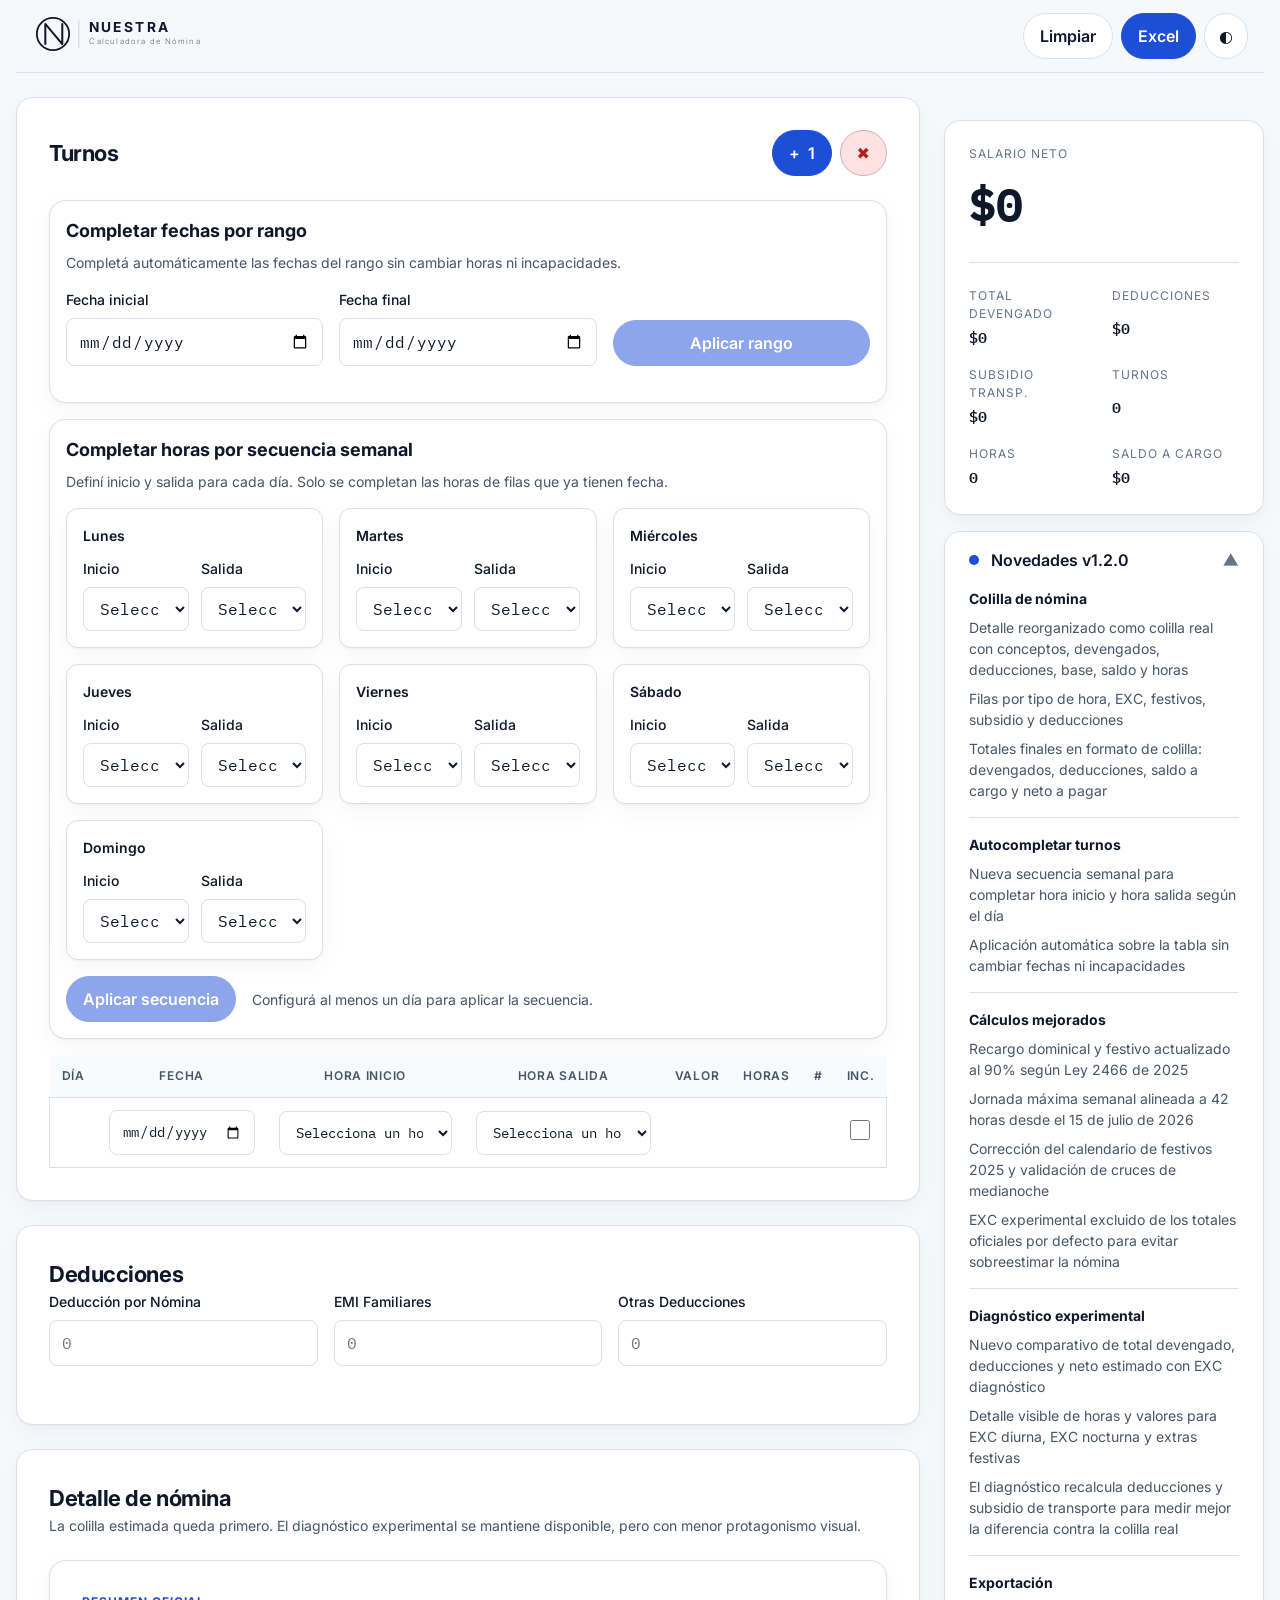
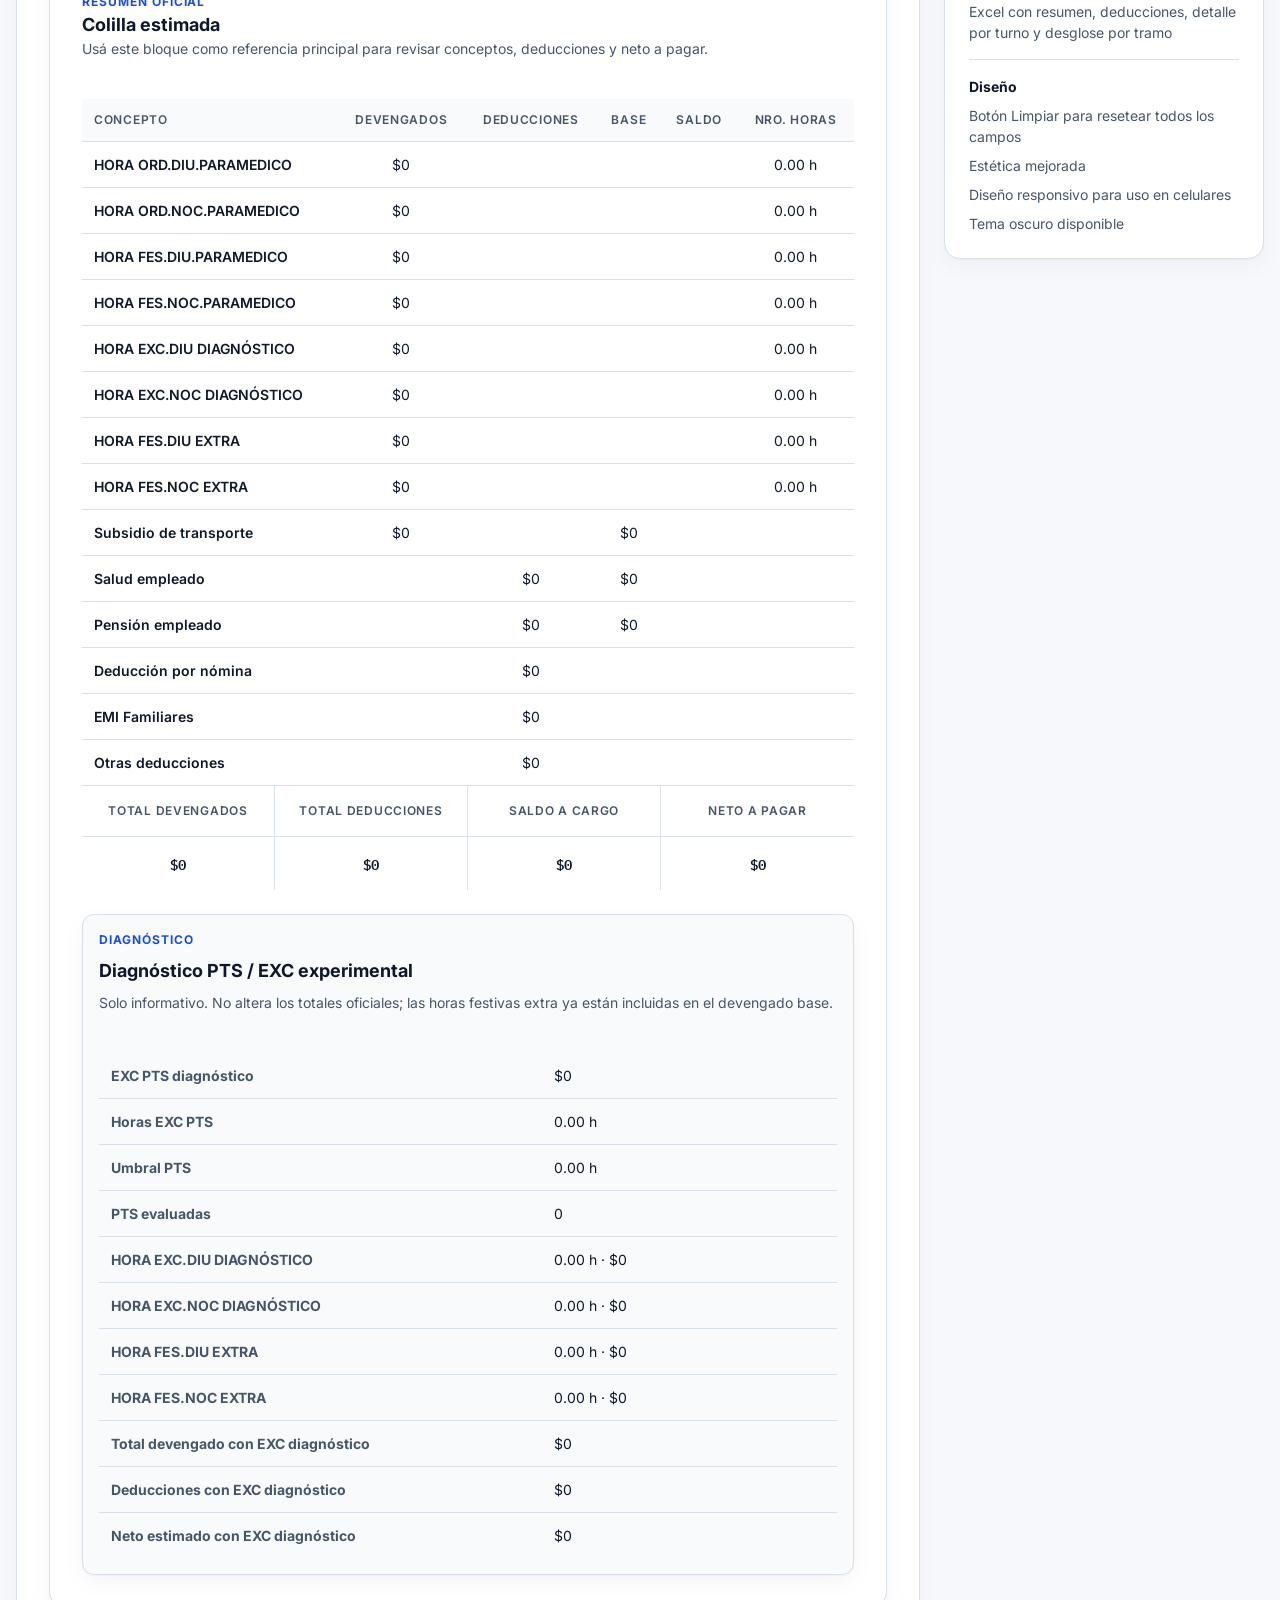
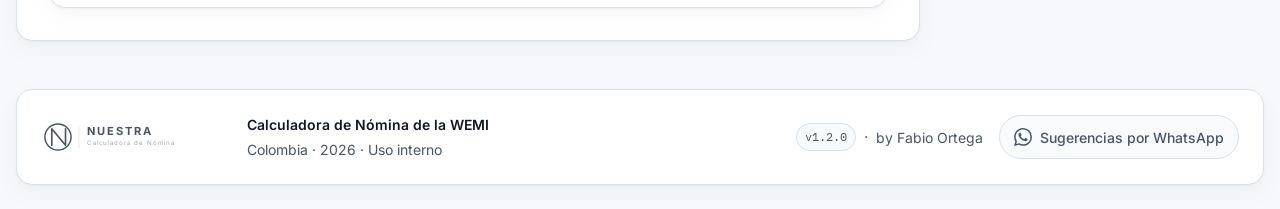
<file: index.html>
<!DOCTYPE html>
<html lang="es" data-theme="light">
<head>
    <meta charset="UTF-8">
    <meta name="viewport" content="width=device-width, initial-scale=1.0">
    <meta name="description" content="Calculadora de nómina colombiana - Calcula tu salario neto">
    <title>Calculadora de Nómina</title>
    <link rel="preconnect" href="https://fonts.googleapis.com">
    <link rel="preconnect" href="https://fonts.gstatic.com" crossorigin>
    <link href="https://fonts.googleapis.com/css2?family=IBM+Plex+Mono:wght@400;500;600;700&family=Inter:wght@300;400;500;600;700&display=swap" rel="stylesheet">
    <link rel="icon" href="data:image/svg+xml,%3Csvg xmlns='http://www.w3.org/2000/svg' viewBox='0 0 60 60' fill='none'%3E%3Ccircle cx='30' cy='30' r='27' stroke='%23111827' stroke-width='3'/%3E%3Cpath d='M18 44L18 16L42 44L42 16' stroke='%23111827' stroke-width='3.5' stroke-linecap='round' stroke-linejoin='round'/%3E%3C/svg%3E">
    <link rel="stylesheet" href="styles.css">
</head>
<body>
    <!-- Skip to main content for accessibility -->
    <a href="#main-content" class="skip-link">Saltar al contenido principal</a>

    <header class="header">
        <div class="header__container">
            <h1 class="header__title">
                <a href="/" class="header__logo" aria-label="NUESTRA Calculadora de Nómina - inicio">
                    <!-- Logo completo: isotipo + wordmark + descriptor -->
                    <svg class="header__logo-svg header__logo-svg--full" viewBox="0 0 290 52" fill="none" xmlns="http://www.w3.org/2000/svg" aria-hidden="true" focusable="false">
                        <!-- Isotipo: N monoline dentro de círculo -->
                        <circle cx="26" cy="26" r="20" stroke="currentColor" stroke-width="2.2"/>
                        <path d="M16.5 38.5 L16.5 13.5 L37.5 38.5 L37.5 13.5" stroke="currentColor" stroke-width="2.5" stroke-linecap="round" stroke-linejoin="round" fill="none"/>
                        <!-- Separador vertical -->
                        <line x1="58" y1="9" x2="58" y2="43" stroke="currentColor" stroke-opacity="0.2" stroke-width="1"/>
                        <!-- Wordmark: NUESTRA -->
                        <text x="70" y="23" font-family="Inter, system-ui, Arial, sans-serif" font-size="17" font-weight="700" letter-spacing="3" fill="currentColor">NUESTRA</text>
                        <!-- Descriptor: Calculadora de Nómina -->
                        <text x="71" y="38" font-family="Inter, system-ui, Arial, sans-serif" font-size="9.5" font-weight="300" letter-spacing="1.5" fill="currentColor" opacity="0.65">Calculadora de Nómina</text>
                    </svg>
                    <!-- Logo compacto: solo isotipo (visible solo en mobile muy pequeño) -->
                    <svg class="header__logo-svg header__logo-svg--compact" viewBox="0 0 52 52" fill="none" xmlns="http://www.w3.org/2000/svg" aria-hidden="true" focusable="false">
                        <circle cx="26" cy="26" r="20" stroke="currentColor" stroke-width="2.2"/>
                        <path d="M16.5 38.5 L16.5 13.5 L37.5 38.5 L37.5 13.5" stroke="currentColor" stroke-width="2.5" stroke-linecap="round" stroke-linejoin="round" fill="none"/>
                    </svg>
                </a>
            </h1>
            <div class="header__actions">
                <button id="btn-limpiar" class="btn btn--clear" aria-label="Limpiar todos los campos" title="Limpiar todo">
                    <span class="btn__label">Limpiar</span>
                </button>
                <button id="btn-exportar" class="btn btn--export" aria-label="Exportar a Excel" title="Exportar a Excel">
                    <span class="btn__label">Excel</span>
                </button>
                <button id="theme-toggle" class="btn btn--icon" aria-label="Cambiar tema claro/oscuro" aria-pressed="false" title="Cambiar tema">
                    <span class="btn__icon" aria-hidden="true">◐</span>
                </button>
            </div>
        </div>
    </header>

    <!-- Sidebar Wrapper para Desktop: agrupa summary + banner -->
    <div class="sidebar-wrapper" aria-label="Panel lateral">
        <!-- Panel de Resumen Estático -->
        <div class="summary-panel" aria-label="Resumen de nómina">
            <div class="summary-panel__content">
                <div class="summary-panel__main">
                    <span class="summary-panel__label">Salario Neto</span>
                    <span id="neto-a-pagar" class="summary-panel__value">$0</span>
                </div>
                <div class="summary-panel__details">
                    <div class="summary-panel__item">
                        <span class="summary-panel__label">Total Devengado</span>
                        <span id="total-devengado" class="summary-panel__subvalue">$0</span>
                    </div>
                    <div class="summary-panel__item">
                        <span class="summary-panel__label">Deducciones</span>
                        <span id="total-deducciones" class="summary-panel__subvalue">$0</span>
                    </div>
                    <div class="summary-panel__item">
                        <span class="summary-panel__label">Subsidio transp.</span>
                        <span id="subsidio-transporte-panel" class="summary-panel__subvalue">$0</span>
                    </div>
                    <div class="summary-panel__item">
                        <span class="summary-panel__label">Turnos</span>
                        <span id="turnos-count" class="summary-panel__subvalue">0</span>
                    </div>
                    <div class="summary-panel__item">
                        <span class="summary-panel__label">Horas</span>
                        <span id="horas-count" class="summary-panel__subvalue">0</span>
                    </div>
                    <div class="summary-panel__item">
                        <span class="summary-panel__label">Saldo a cargo</span>
                        <span id="saldo-a-cargo" class="summary-panel__subvalue">$0</span>
                    </div>
                </div>
            </div>
        </div>

        <!-- Banner de Novedades (toggleable) -->
        <div id="news-banner" class="news-banner news-banner--open" aria-label="Novedades">
            <button id="news-banner-toggle" class="news-banner__toggle" aria-expanded="true" aria-controls="news-banner-content">
                <span class="news-banner__icon" aria-hidden="true"></span>
                <span class="news-banner__title">Novedades v1.2.0</span>
                <span class="news-banner__arrow" aria-hidden="true">▼</span>
            </button>
            <div id="news-banner-content" class="news-banner__content" role="region" aria-label="Detalle de novedades">
                <div class="news-banner__section">
                    <h4 class="news-banner__section-title">Colilla de nómina</h4>
                    <ul class="news-banner__list">
                        <li>Detalle reorganizado como colilla real con conceptos, devengados, deducciones, base, saldo y horas</li>
                        <li>Filas por tipo de hora, EXC, festivos, subsidio y deducciones</li>
                        <li>Totales finales en formato de colilla: devengados, deducciones, saldo a cargo y neto a pagar</li>
                    </ul>
                </div>
                <div class="news-banner__section">
                    <h4 class="news-banner__section-title">Autocompletar turnos</h4>
                    <ul class="news-banner__list">
                        <li>Nueva secuencia semanal para completar hora inicio y hora salida según el día</li>
                        <li>Aplicación automática sobre la tabla sin cambiar fechas ni incapacidades</li>
                    </ul>
                </div>
                <div class="news-banner__section">
                    <h4 class="news-banner__section-title">Cálculos mejorados</h4>
                    <ul class="news-banner__list">
                        <li>Recargo dominical y festivo actualizado al 90% según Ley 2466 de 2025</li>
                        <li>Jornada máxima semanal alineada a 42 horas desde el 15 de julio de 2026</li>
                        <li>Corrección del calendario de festivos 2025 y validación de cruces de medianoche</li>
                        <li>EXC experimental excluido de los totales oficiales por defecto para evitar sobreestimar la nómina</li>
                    </ul>
                </div>
                <div class="news-banner__section">
                    <h4 class="news-banner__section-title">Diagnóstico experimental</h4>
                    <ul class="news-banner__list">
                        <li>Nuevo comparativo de total devengado, deducciones y neto estimado con EXC diagnóstico</li>
                        <li>Detalle visible de horas y valores para EXC diurna, EXC nocturna y extras festivas</li>
                        <li>El diagnóstico recalcula deducciones y subsidio de transporte para medir mejor la diferencia contra la colilla real</li>
                    </ul>
                </div>
                <div class="news-banner__section">
                    <h4 class="news-banner__section-title">Exportación</h4>
                    <ul class="news-banner__list">
                        <li>Excel con resumen, deducciones, detalle por turno y desglose por tramo</li>
                    </ul>
                </div>
                <div class="news-banner__section">
                    <h4 class="news-banner__section-title">Diseño</h4>
                    <ul class="news-banner__list">
                        <li>Botón Limpiar para resetear todos los campos</li>
                        <li>Estética mejorada</li>
                        <li>Diseño responsivo para uso en celulares</li>
                        <li>Tema oscuro disponible</li>
                    </ul>
                </div>
            </div>
        </div>
    </div>

    <main id="main-content" class="main">
        <!-- Sección de Turnos -->
        <section class="section section--turnos" aria-labelledby="turnos-heading">
            <div class="section__header">
                <h2 id="turnos-heading" class="section__title">Turnos</h2>
                <div class="section__actions">
                    <button id="btn-agregar" class="btn btn--add" aria-label="Agregar turno">
                        + <span id="turno-contador">0</span>
                    </button>
                    <button id="btn-quitar" class="btn btn--remove" aria-label="Eliminar último turno">
                        ✖
                    </button>
                </div>
            </div>

             <div class="date-range-panel" aria-labelledby="date-range-title">
                 <div class="date-range-panel__header">
                     <h3 id="date-range-title" class="date-range-panel__title">Completar fechas por rango</h3>
                     <p class="date-range-panel__description">Completá automáticamente las fechas del rango sin cambiar horas ni incapacidades.</p>
                 </div>

                <div class="date-range-panel__controls">
                    <div class="input-group">
                        <label for="date-range-start" class="input-group__label">Fecha inicial</label>
                        <input type="date" id="date-range-start" class="input-group__input">
                    </div>

                    <div class="input-group">
                        <label for="date-range-end" class="input-group__label">Fecha final</label>
                        <input type="date" id="date-range-end" class="input-group__input">
                    </div>

                    <button id="btn-apply-date-range" class="btn btn--secondary date-range-panel__button" disabled>
                        Aplicar rango
                    </button>
                </div>

                 <p id="date-range-status" class="date-range-panel__status" role="status" aria-live="polite"></p>
             </div>

             <div id="weekly-shift-pattern-root"></div>

             <div class="table-container">
                 <table class="table table--turnos" aria-label="Tabla de turnos">
                    <thead>
                        <tr>
                            <th scope="col">Día</th>
                            <th scope="col">Fecha</th>
                            <th scope="col">Hora Inicio</th>
                            <th scope="col">Hora Salida</th>
                            <th scope="col">Valor</th>
                            <th scope="col">Horas</th>
                            <th scope="col">#</th>
                            <th scope="col">Inc.</th>
                        </tr>
                    </thead>
                    <tbody id="turnos-body">
                        <!-- Filas de turnos se agregan dinámicamente -->
                    </tbody>
                </table>
            </div>
            
            <div id="empty-state" class="empty-state" role="status">
                <div class="empty-state__icon">📋</div>
                <p class="empty-state__title">Agregá tu primer turno para comenzar</p>
                <p class="empty-state__hint">Hacé clic en el botón + arriba</p>
            </div>
        </section>

        <!-- Sección de Deducciones -->
        <section class="section section--deducciones" aria-labelledby="deducciones-heading">
            <h2 id="deducciones-heading" class="section__title">Deducciones</h2>
            
            <div class="grid grid--deducciones">
                <div class="input-group">
                    <label for="deduccion-nomina" class="input-group__label">Deducción por Nómina</label>
                    <input type="number" id="deduccion-nomina" class="input-group__input" 
                           min="0" step="100" placeholder="0">
                    <span class="input-group__error" role="alert"></span>
                </div>
                
                <div class="input-group">
                    <label for="deduccion-emi" class="input-group__label">EMI Familiares</label>
                    <input type="number" id="deduccion-emi" class="input-group__input" 
                           min="0" step="100" placeholder="0">
                    <span class="input-group__error" role="alert"></span>
                </div>
                
                <div class="input-group">
                    <label for="otras-deducciones" class="input-group__label">Otras Deducciones</label>
                    <input type="number" id="otras-deducciones" class="input-group__input" 
                           min="0" step="100" placeholder="0">
                    <span class="input-group__error" role="alert"></span>
                </div>
            </div>
        </section>

        <!-- Sección de Resultados Detallados -->
        <section class="section section--resultados" aria-labelledby="resultados-heading">
            <h2 id="resultados-heading" class="section__title">Detalle de nómina</h2>
            <p class="section__lede">La colilla estimada queda primero. El diagnóstico experimental se mantiene disponible, pero con menor protagonismo visual.</p>
            
            <div class="resultados-grid">
                <article class="payslip-panel" aria-label="Colilla de pago estimada">
                    <header class="payslip-panel__header">
                        <div>
                            <p class="payslip-panel__eyebrow">Resumen oficial</p>
                            <h3 class="payslip-panel__title">Colilla estimada</h3>
                            <p class="payslip-panel__subtitle">Usá este bloque como referencia principal para revisar conceptos, deducciones y neto a pagar.</p>
                        </div>
                    </header>
                    <div class="table-container payslip-table-container">
                        <table class="table table--payslip" aria-label="Detalle de nómina tipo colilla">
                            <thead>
                                <tr>
                                    <th id="payslip-col-concepto" scope="col">Concepto</th>
                                    <th id="payslip-col-devengados" scope="col">Devengados</th>
                                    <th id="payslip-col-deducciones" scope="col">Deducciones</th>
                                    <th id="payslip-col-base" scope="col">Base</th>
                                    <th id="payslip-col-saldo" scope="col">Saldo</th>
                                    <th id="payslip-col-horas" scope="col">Nro. Horas</th>
                                </tr>
                            </thead>
                            <tbody>
                                <tr><th id="payslip-row-ord-diu" scope="row">HORA ORD.DIU.PARAMEDICO</th><td id="segment-ord-diu-devengado" headers="payslip-row-ord-diu payslip-col-devengados">$0</td><td id="segment-ord-diu-deduccion" headers="payslip-row-ord-diu payslip-col-deducciones"></td><td id="segment-ord-diu-base" headers="payslip-row-ord-diu payslip-col-base"></td><td id="segment-ord-diu-saldo" headers="payslip-row-ord-diu payslip-col-saldo"></td><td id="segment-ord-diu-horas" headers="payslip-row-ord-diu payslip-col-horas">0.00 h</td></tr>
                                <tr><th id="payslip-row-ord-noc" scope="row">HORA ORD.NOC.PARAMEDICO</th><td id="segment-ord-noc-devengado" headers="payslip-row-ord-noc payslip-col-devengados">$0</td><td id="segment-ord-noc-deduccion" headers="payslip-row-ord-noc payslip-col-deducciones"></td><td id="segment-ord-noc-base" headers="payslip-row-ord-noc payslip-col-base"></td><td id="segment-ord-noc-saldo" headers="payslip-row-ord-noc payslip-col-saldo"></td><td id="segment-ord-noc-horas" headers="payslip-row-ord-noc payslip-col-horas">0.00 h</td></tr>
                                <tr><th id="payslip-row-fes-diu" scope="row">HORA FES.DIU.PARAMEDICO</th><td id="segment-fes-diu-devengado" headers="payslip-row-fes-diu payslip-col-devengados">$0</td><td id="segment-fes-diu-deduccion" headers="payslip-row-fes-diu payslip-col-deducciones"></td><td id="segment-fes-diu-base" headers="payslip-row-fes-diu payslip-col-base"></td><td id="segment-fes-diu-saldo" headers="payslip-row-fes-diu payslip-col-saldo"></td><td id="segment-fes-diu-horas" headers="payslip-row-fes-diu payslip-col-horas">0.00 h</td></tr>
                                <tr><th id="payslip-row-fes-noc" scope="row">HORA FES.NOC.PARAMEDICO</th><td id="segment-fes-noc-devengado" headers="payslip-row-fes-noc payslip-col-devengados">$0</td><td id="segment-fes-noc-deduccion" headers="payslip-row-fes-noc payslip-col-deducciones"></td><td id="segment-fes-noc-base" headers="payslip-row-fes-noc payslip-col-base"></td><td id="segment-fes-noc-saldo" headers="payslip-row-fes-noc payslip-col-saldo"></td><td id="segment-fes-noc-horas" headers="payslip-row-fes-noc payslip-col-horas">0.00 h</td></tr>
                                <tr><th id="segment-ord-diu-exc-label" scope="row">HORA EXC.DIU DIAGNÓSTICO</th><td id="segment-ord-diu-exc-devengado" headers="segment-ord-diu-exc-label payslip-col-devengados">$0</td><td id="segment-ord-diu-exc-deduccion" headers="segment-ord-diu-exc-label payslip-col-deducciones"></td><td id="segment-ord-diu-exc-base" headers="segment-ord-diu-exc-label payslip-col-base"></td><td id="segment-ord-diu-exc-saldo" headers="segment-ord-diu-exc-label payslip-col-saldo"></td><td id="segment-ord-diu-exc-horas" headers="segment-ord-diu-exc-label payslip-col-horas">0.00 h</td></tr>
                                <tr><th id="segment-ord-noc-exc-label" scope="row">HORA EXC.NOC DIAGNÓSTICO</th><td id="segment-ord-noc-exc-devengado" headers="segment-ord-noc-exc-label payslip-col-devengados">$0</td><td id="segment-ord-noc-exc-deduccion" headers="segment-ord-noc-exc-label payslip-col-deducciones"></td><td id="segment-ord-noc-exc-base" headers="segment-ord-noc-exc-label payslip-col-base"></td><td id="segment-ord-noc-exc-saldo" headers="segment-ord-noc-exc-label payslip-col-saldo"></td><td id="segment-ord-noc-exc-horas" headers="segment-ord-noc-exc-label payslip-col-horas">0.00 h</td></tr>
                                <tr><th id="payslip-row-fes-diu-exc" scope="row">HORA FES.DIU EXTRA</th><td id="segment-fes-diu-exc-devengado" headers="payslip-row-fes-diu-exc payslip-col-devengados">$0</td><td id="segment-fes-diu-exc-deduccion" headers="payslip-row-fes-diu-exc payslip-col-deducciones"></td><td id="segment-fes-diu-exc-base" headers="payslip-row-fes-diu-exc payslip-col-base"></td><td id="segment-fes-diu-exc-saldo" headers="payslip-row-fes-diu-exc payslip-col-saldo"></td><td id="segment-fes-diu-exc-horas" headers="payslip-row-fes-diu-exc payslip-col-horas">0.00 h</td></tr>
                                <tr><th id="payslip-row-fes-noc-exc" scope="row">HORA FES.NOC EXTRA</th><td id="segment-fes-noc-exc-devengado" headers="payslip-row-fes-noc-exc payslip-col-devengados">$0</td><td id="segment-fes-noc-exc-deduccion" headers="payslip-row-fes-noc-exc payslip-col-deducciones"></td><td id="segment-fes-noc-exc-base" headers="payslip-row-fes-noc-exc payslip-col-base"></td><td id="segment-fes-noc-exc-saldo" headers="payslip-row-fes-noc-exc payslip-col-saldo"></td><td id="segment-fes-noc-exc-horas" headers="payslip-row-fes-noc-exc payslip-col-horas">0.00 h</td></tr>
                                <tr><th id="payslip-row-subsidio" scope="row">Subsidio de transporte</th><td id="subsidio-transporte" headers="payslip-row-subsidio payslip-col-devengados">$0</td><td id="subsidio-transporte-deduccion" headers="payslip-row-subsidio payslip-col-deducciones"></td><td id="payslip-subsidy-base" headers="payslip-row-subsidio payslip-col-base">$0</td><td id="payslip-subsidy-balance" headers="payslip-row-subsidio payslip-col-saldo"></td><td id="subsidio-transporte-hours" headers="payslip-row-subsidio payslip-col-horas"></td></tr>
                                <tr><th id="payslip-row-salud" scope="row">Salud empleado</th><td headers="payslip-row-salud payslip-col-devengados"></td><td id="payslip-salud-deduction" headers="payslip-row-salud payslip-col-deducciones">$0</td><td id="payslip-salud-base" headers="payslip-row-salud payslip-col-base">$0</td><td id="payslip-salud-balance" headers="payslip-row-salud payslip-col-saldo"></td><td headers="payslip-row-salud payslip-col-horas"></td></tr>
                                <tr><th id="payslip-row-pension" scope="row">Pensión empleado</th><td headers="payslip-row-pension payslip-col-devengados"></td><td id="payslip-pension-deduction" headers="payslip-row-pension payslip-col-deducciones">$0</td><td id="payslip-pension-base" headers="payslip-row-pension payslip-col-base">$0</td><td id="payslip-pension-balance" headers="payslip-row-pension payslip-col-saldo"></td><td headers="payslip-row-pension payslip-col-horas"></td></tr>
                                <tr><th id="payslip-row-deduccion-nomina" scope="row">Deducción por nómina</th><td headers="payslip-row-deduccion-nomina payslip-col-devengados"></td><td id="payslip-deduccion-nomina" headers="payslip-row-deduccion-nomina payslip-col-deducciones">$0</td><td headers="payslip-row-deduccion-nomina payslip-col-base"></td><td id="payslip-deduccion-nomina-balance" headers="payslip-row-deduccion-nomina payslip-col-saldo"></td><td headers="payslip-row-deduccion-nomina payslip-col-horas"></td></tr>
                                <tr><th id="payslip-row-deduccion-emi" scope="row">EMI Familiares</th><td headers="payslip-row-deduccion-emi payslip-col-devengados"></td><td id="payslip-deduccion-emi" headers="payslip-row-deduccion-emi payslip-col-deducciones">$0</td><td headers="payslip-row-deduccion-emi payslip-col-base"></td><td id="payslip-deduccion-emi-balance" headers="payslip-row-deduccion-emi payslip-col-saldo"></td><td headers="payslip-row-deduccion-emi payslip-col-horas"></td></tr>
                                <tr><th id="payslip-row-otras-deducciones" scope="row">Otras deducciones</th><td headers="payslip-row-otras-deducciones payslip-col-devengados"></td><td id="payslip-otras-deducciones" headers="payslip-row-otras-deducciones payslip-col-deducciones">$0</td><td headers="payslip-row-otras-deducciones payslip-col-base"></td><td id="payslip-otras-deducciones-balance" headers="payslip-row-otras-deducciones payslip-col-saldo"></td><td headers="payslip-row-otras-deducciones payslip-col-horas"></td></tr>
                            </tbody>
                            <tfoot>
                                <tr class="payslip-totals-row">
                                    <td colspan="6">
                                        <div class="payslip-totals-grid" aria-label="Totales de nómina">
                                            <div class="payslip-total-cell payslip-total-cell--label">Total Devengados</div>
                                            <div class="payslip-total-cell payslip-total-cell--label">Total Deducciones</div>
                                            <div class="payslip-total-cell payslip-total-cell--label">Saldo a Cargo</div>
                                            <div class="payslip-total-cell payslip-total-cell--label">Neto a Pagar</div>
                                            <div id="payslip-total-devengado" class="payslip-total-cell">$0</div>
                                            <div id="payslip-total-deducciones" class="payslip-total-cell">$0</div>
                                            <div id="payslip-saldo-a-cargo" class="payslip-total-cell">$0</div>
                                            <div id="payslip-neto-a-pagar" class="payslip-total-cell">$0</div>
                                        </div>
                                    </td>
                                </tr>
                            </tfoot>
                        </table>
                    </div>

                    <section class="payslip-diagnostic" aria-labelledby="diagnostic-heading">
                        <div class="payslip-diagnostic__header">
                            <p class="payslip-diagnostic__eyebrow">Diagnóstico</p>
                            <h4 id="diagnostic-heading" class="payslip-diagnostic__title">Diagnóstico PTS / EXC experimental</h4>
                            <p class="payslip-diagnostic__note">Solo informativo. No altera los totales oficiales; las horas festivas extra ya están incluidas en el devengado base.</p>
                        </div>
                        <div class="table-container payslip-diagnostic__table-wrap">
                            <table class="table table--diagnostic" aria-label="Diagnóstico experimental PTS y EXC">
                                <tbody>
                                    <tr><th scope="row">EXC PTS diagnóstico</th><td id="pts-excess-diagnostic-total">$0</td></tr>
                                    <tr><th scope="row">Horas EXC PTS</th><td id="pts-excess-diagnostic-hours">0.00 h</td></tr>
                                    <tr><th scope="row">Umbral PTS</th><td id="pts-excess-diagnostic-threshold">0.00 h</td></tr>
                                    <tr><th scope="row">PTS evaluadas</th><td id="pts-excess-diagnostic-periods">0</td></tr>
                                    <tr><th scope="row">HORA EXC.DIU DIAGNÓSTICO</th><td id="diagnostic-ord-diu-exc-detail">0.00 h · $0</td></tr>
                                    <tr><th scope="row">HORA EXC.NOC DIAGNÓSTICO</th><td id="diagnostic-ord-noc-exc-detail">0.00 h · $0</td></tr>
                                    <tr><th scope="row">HORA FES.DIU EXTRA</th><td id="diagnostic-fes-diu-extra-detail">0.00 h · $0</td></tr>
                                    <tr><th scope="row">HORA FES.NOC EXTRA</th><td id="diagnostic-fes-noc-extra-detail">0.00 h · $0</td></tr>
                                    <tr><th scope="row">Total devengado con EXC diagnóstico</th><td id="diagnostic-exc-total-devengado">$0</td></tr>
                                    <tr><th scope="row">Deducciones con EXC diagnóstico</th><td id="diagnostic-exc-total-deducciones">$0</td></tr>
                                    <tr><th scope="row">Neto estimado con EXC diagnóstico</th><td id="diagnostic-exc-neto">$0</td></tr>
                                </tbody>
                            </table>
                        </div>
                    </section>
                </article>

            </div>
        </section>
    </main>

    <footer class="footer">
        <div class="footer__container">
            <!-- Logo NUESTRA — coherente con header -->
            <div class="footer__brand">
                <a href="/" class="footer__logo" aria-label="NUESTRA Calculadora de Nómina - inicio">
                    <!-- Logo completo: isotipo + wordmark -->
                    <svg class="footer__logo-svg footer__logo-svg--full" viewBox="0 0 290 52" fill="none" xmlns="http://www.w3.org/2000/svg" aria-hidden="true" focusable="false">
                        <circle cx="26" cy="26" r="20" stroke="currentColor" stroke-width="2.2"/>
                        <path d="M16.5 38.5 L16.5 13.5 L37.5 38.5 L37.5 13.5" stroke="currentColor" stroke-width="2.5" stroke-linecap="round" stroke-linejoin="round" fill="none"/>
                        <line x1="58" y1="9" x2="58" y2="43" stroke="currentColor" stroke-opacity="0.2" stroke-width="1"/>
                        <text x="70" y="23" font-family="Inter, system-ui, Arial, sans-serif" font-size="17" font-weight="700" letter-spacing="3" fill="currentColor">NUESTRA</text>
                        <text x="71" y="38" font-family="Inter, system-ui, Arial, sans-serif" font-size="9.5" font-weight="300" letter-spacing="1.5" fill="currentColor" opacity="0.65">Calculadora de Nómina</text>
                    </svg>
                    <!-- Logo compacto: solo isotipo (mobile pequeño) -->
                    <svg class="footer__logo-svg footer__logo-svg--compact" viewBox="0 0 52 52" fill="none" xmlns="http://www.w3.org/2000/svg" aria-hidden="true" focusable="false">
                        <circle cx="26" cy="26" r="20" stroke="currentColor" stroke-width="2.2"/>
                        <path d="M16.5 38.5 L16.5 13.5 L37.5 38.5 L37.5 13.5" stroke="currentColor" stroke-width="2.5" stroke-linecap="round" stroke-linejoin="round" fill="none"/>
                    </svg>
                </a>
            </div>

            <!-- Info central -->
            <div class="footer__info">
                <p class="footer__tagline">Calculadora de Nómina de la WEMI</p>
                <p class="footer__legal">Colombia · 2026 · Uso interno</p>
            </div>

            <!-- Versión y crédito -->
            <div class="footer__meta">
                <span class="footer__version">v1.2.0</span>
                <span class="footer__divider" aria-hidden="true">·</span>
                <span class="footer__credit">by Fabio Ortega</span>
            </div>
            <div class="whatsapp-float-wrapper">
                <a href="https://wa.me/573502018487?text=Hola%20querido%20compañero%20Fabio,%20tengo%20una%20valiosa%20sugerencia%20para%20nuestra%20Calculadora%20de%20Nomina." target="_blank" rel="noopener noreferrer" class="whatsapp-float" aria-label="Enviar sugerencias por WhatsApp" title="Enviar sugerencias por WhatsApp">
                    <svg class="whatsapp-float__icon" viewBox="0 0 24 24" fill="currentColor" aria-hidden="true">
                        <path d="M17.472 14.382c-.297-.149-1.758-.867-2.03-.967-.273-.099-.471-.148-.67.15-.197.297-.767.966-.94 1.164-.173.199-.347.223-.644.075-.297-.15-1.255-.463-2.39-1.475-.883-.788-1.48-1.761-1.653-2.059-.173-.297-.018-.458.13-.606.134-.133.298-.347.446-.52.149-.174.198-.298.298-.497.099-.198.05-.371-.025-.52-.075-.149-.669-1.612-.916-2.207-.242-.579-.487-.5-.669-.51-.173-.008-.371-.01-.57-.01-.198 0-.52.074-.792.372-.272.297-1.04 1.016-1.04 2.479 0 1.462 1.065 2.875 1.213 3.074.149.198 2.096 3.2 5.077 4.487.709.306 1.262.489 1.694.625.712.227 1.36.195 1.871.118.571-.085 1.758-.719 2.006-1.413.248-.694.248-1.289.173-1.413-.074-.124-.272-.198-.57-.347m-5.421 7.403h-.004a9.87 9.87 0 01-5.031-1.378l-.361-.214-3.741.982.998-3.648-.235-.374a9.86 9.86 0 01-1.51-5.26c.001-5.45 4.436-9.884 9.888-9.884 2.64 0 5.122 1.03 6.988 2.898a9.825 9.825 0 012.893 6.994c-.003 5.45-4.437 9.884-9.885 9.884m8.413-18.297A11.815 11.815 0 0012.05 0C5.495 0 .16 5.335.157 11.892c0 2.096.547 4.142 1.588 5.945L.057 24l6.305-1.654a11.882 11.882 0 005.683 1.448h.005c6.554 0 11.89-5.335 11.893-11.893a11.821 11.821 0 00-3.48-8.413Z"/>
                    </svg>
                    <span class="whatsapp-float__label">Sugerencias por WhatsApp</span>
                </a>
            </div>
        </div>
    </footer>

    <!-- SheetJS para exportación Excel (sin build) -->
    <script src="https://cdn.sheetjs.com/xlsx-0.20.3/package/dist/xlsx.full.min.js"></script>
    
    <!-- Importante: Este archivo usa ES Modules -->
    <!-- Para desarrollo local usa un servidor como Live Server -->
    <script type="module" src="index.js"></script>
</body>
</html>
</file>
<file: styles.css>
/* ============================================
   Calculadora de Nómina - Calm redesign
   ============================================ */

:root {
    color-scheme: light;
    --color-bg: #f6f8fb;
    --color-surface: #ffffff;
    --color-surface-muted: #f8fafc;
    --color-surface-strong: #eef3f8;
    --color-text: #0f172a;
    --color-text-secondary: #475569;
    --color-text-muted: #64748b;
    --color-border: #d8e0ea;
    --color-border-strong: #c3cfdb;
    --color-accent: #1d4ed8;
    --color-accent-strong: #1e40af;
    --color-accent-soft: #dbeafe;
    --color-success: #15803d;
    --color-success-soft: #dcfce7;
    --color-warning: #b45309;
    --color-warning-soft: #fef3c7;
    --color-danger: #b91c1c;
    --color-danger-soft: #fee2e2;
    --color-domingo: #4338ca;
    --color-domingo-bg: #e0e7ff;
    --color-domingo-border: #c7d2fe;
    --color-festivo: #b45309;
    --color-festivo-bg: #fef3c7;
    --color-festivo-border: #fcd34d;
    --space-1: 4px;
    --space-2: 8px;
    --space-3: 12px;
    --space-4: 16px;
    --space-5: 24px;
    --space-6: 32px;
    --space-7: 48px;
    --radius-sm: 8px;
    --radius-md: 12px;
    --radius-lg: 16px;
    --radius-xl: 20px;
    --shadow-sm: 0 1px 2px rgb(15 23 42 / 0.04), 0 8px 24px rgb(15 23 42 / 0.04);
    --shadow-md: 0 8px 32px rgb(15 23 42 / 0.08);
    --font-sans: 'Inter', system-ui, -apple-system, BlinkMacSystemFont, 'Segoe UI', sans-serif;
    --font-mono: 'IBM Plex Mono', 'SFMono-Regular', Consolas, monospace;
    --font-size-xs: 0.75rem;
    --font-size-sm: 0.875rem;
    --font-size-base: 1rem;
    --font-size-lg: 1.125rem;
    --font-size-xl: 1.375rem;
    --font-size-2xl: 1.75rem;
    --transition-fast: 160ms ease-out;
    --transition-normal: 220ms ease-out;
    --shell-max: 1440px;
    --aside-width: 320px;
    --header-height: 72px;
    --z-sticky: 40;
}

[data-theme="dark"] {
    color-scheme: dark;
    --color-bg: #020617;
    --color-surface: #0f172a;
    --color-surface-muted: #111c31;
    --color-surface-strong: #16233a;
    --color-text: #e2e8f0;
    --color-text-secondary: #cbd5e1;
    --color-text-muted: #94a3b8;
    --color-border: #243246;
    --color-border-strong: #334155;
    --color-accent: #60a5fa;
    --color-accent-strong: #93c5fd;
    --color-accent-soft: rgb(96 165 250 / 0.14);
    --color-success: #4ade80;
    --color-success-soft: rgb(74 222 128 / 0.14);
    --color-warning: #fbbf24;
    --color-warning-soft: rgb(251 191 36 / 0.14);
    --color-danger: #fca5a5;
    --color-danger-soft: rgb(252 165 165 / 0.14);
    --color-domingo: #a5b4fc;
    --color-domingo-bg: rgb(99 102 241 / 0.15);
    --color-domingo-border: rgb(129 140 248 / 0.32);
    --color-festivo: #fdba74;
    --color-festivo-bg: rgb(245 158 11 / 0.14);
    --color-festivo-border: rgb(251 191 36 / 0.3);
    --shadow-sm: 0 1px 2px rgb(2 6 23 / 0.28), 0 12px 32px rgb(2 6 23 / 0.2);
    --shadow-md: 0 16px 44px rgb(2 6 23 / 0.28);
}

*,
*::before,
*::after {
    box-sizing: border-box;
    margin: 0;
    padding: 0;
}

html {
    font-size: 16px;
    scroll-behavior: smooth;
}

body {
    min-height: 100vh;
    background: var(--color-bg);
    color: var(--color-text);
    font-family: var(--font-sans);
    line-height: 1.5;
    -webkit-font-smoothing: antialiased;
    -moz-osx-font-smoothing: grayscale;
}

a {
    color: inherit;
}

button,
input,
select {
    font: inherit;
}

.skip-link {
    position: absolute;
    left: var(--space-4);
    top: -999px;
    padding: var(--space-3) var(--space-4);
    border-radius: var(--radius-sm);
    background: var(--color-accent);
    color: #fff;
    z-index: 999;
}

.skip-link:focus {
    top: var(--space-4);
}

:focus-visible {
    outline: 3px solid var(--color-accent);
    outline-offset: 3px;
}

.visually-hidden {
    position: absolute;
    width: 1px;
    height: 1px;
    padding: 0;
    margin: -1px;
    overflow: hidden;
    clip: rect(0, 0, 0, 0);
    white-space: nowrap;
    border: 0;
}

.hidden,
.empty-state.hidden {
    display: none;
}

.header,
.sidebar-wrapper,
.main,
.footer {
    width: min(100%, calc(var(--shell-max) + (var(--space-5) * 2)));
    margin-inline: auto;
}

.header {
    position: sticky;
    top: 0;
    z-index: var(--z-sticky);
    width: 100%;
    background: color-mix(in srgb, var(--color-bg) 84%, transparent);
    backdrop-filter: blur(14px);
    border-bottom: 1px solid color-mix(in srgb, var(--color-border) 88%, transparent);
}

.header__container {
    width: min(100%, calc(var(--shell-max) + (var(--space-5) * 2)));
    min-height: var(--header-height);
    margin-inline: auto;
    padding: var(--space-3) var(--space-4);
    display: flex;
    align-items: center;
    justify-content: space-between;
    gap: var(--space-4);
}

.header__title {
    min-width: 0;
    line-height: 1;
}

.header__logo,
.footer__logo {
    display: inline-flex;
    align-items: center;
    min-width: 0;
    color: var(--color-text);
    text-decoration: none;
    border-radius: var(--radius-sm);
}

.header__logo-svg,
.footer__logo-svg {
    display: block;
    width: auto;
}

.header__logo-svg--full {
    height: 42px;
    max-width: 260px;
}

.header__logo-svg--compact,
.footer__logo-svg--compact {
    display: none;
    width: 36px;
    height: 36px;
}

.header__actions {
    display: flex;
    align-items: center;
    gap: var(--space-2);
    flex-shrink: 0;
}

.btn {
    min-height: 44px;
    min-width: 44px;
    padding: 10px var(--space-4);
    display: inline-flex;
    align-items: center;
    justify-content: center;
    gap: var(--space-2);
    border: 1px solid var(--color-border);
    border-radius: 999px;
    background: var(--color-surface);
    color: var(--color-text);
    font-weight: 600;
    cursor: pointer;
    transition: background-color var(--transition-fast), border-color var(--transition-fast), color var(--transition-fast), box-shadow var(--transition-fast);
}

.btn:hover:not(:disabled) {
    background: var(--color-surface-muted);
    border-color: var(--color-border-strong);
}

.btn:active:not(:disabled) {
    background: var(--color-surface-strong);
}

.btn:disabled {
    cursor: not-allowed;
    opacity: 0.5;
}

.btn__icon {
    display: inline-flex;
    align-items: center;
    justify-content: center;
}

.btn--secondary,
.btn--export,
.btn--add {
    background: var(--color-accent);
    border-color: var(--color-accent);
    color: #fff;
}

.btn--secondary:hover:not(:disabled),
.btn--export:hover:not(:disabled),
.btn--add:hover:not(:disabled) {
    background: var(--color-accent-strong);
    border-color: var(--color-accent-strong);
}

.btn--remove {
    background: var(--color-danger-soft);
    border-color: color-mix(in srgb, var(--color-danger) 25%, var(--color-border));
    color: var(--color-danger);
}

.btn--remove:hover:not(:disabled) {
    background: color-mix(in srgb, var(--color-danger-soft) 74%, var(--color-surface));
    border-color: color-mix(in srgb, var(--color-danger) 45%, var(--color-border));
}

.btn--icon {
    width: 44px;
    padding-inline: 0;
}

.main {
    display: grid;
    gap: var(--space-5);
    padding: var(--space-5) var(--space-4) var(--space-7);
}

.sidebar-wrapper {
    display: grid;
    gap: var(--space-4);
    padding: var(--space-5) var(--space-4) 0;
}

.summary-panel,
.news-banner,
.section,
.payslip-panel,
.payslip-diagnostic,
.weekly-shift-pattern-panel__day,
.turno-row,
.empty-state,
.date-range-panel {
    background: var(--color-surface);
    border: 1px solid var(--color-border);
    border-radius: var(--radius-lg);
    box-shadow: var(--shadow-sm);
}

.summary-panel {
    padding: var(--space-5);
}

.summary-panel__content {
    display: grid;
    gap: var(--space-5);
}

.summary-panel__main {
    display: grid;
    gap: var(--space-2);
    padding-bottom: var(--space-5);
    border-bottom: 1px solid var(--color-border);
}

.summary-panel__label {
    font-size: var(--font-size-xs);
    letter-spacing: 0.08em;
    text-transform: uppercase;
    color: var(--color-text-muted);
}

.summary-panel__value,
.summary-panel__subvalue,
.payslip-total-cell,
.Valor,
.Horas,
.numero {
    font-family: var(--font-mono);
}

.summary-panel__value {
    font-size: clamp(1.85rem, 4vw, 2.8rem);
    font-weight: 700;
}

.summary-panel__details {
    display: grid;
    grid-template-columns: repeat(2, minmax(0, 1fr));
    gap: var(--space-4);
}

.summary-panel__item {
    display: grid;
    gap: var(--space-1);
    min-height: 44px;
}

.summary-panel__subvalue {
    font-size: 0.95rem;
    font-weight: 600;
}

.news-banner {
    overflow: hidden;
}

.news-banner__toggle {
    width: 100%;
    min-height: 52px;
    padding: var(--space-4) var(--space-5);
    display: flex;
    align-items: center;
    gap: var(--space-3);
    border: 0;
    background: transparent;
    color: var(--color-text);
    cursor: pointer;
    text-align: left;
    font-weight: 600;
}

.news-banner__toggle:hover {
    background: var(--color-surface-muted);
}

.news-banner__icon {
    width: 10px;
    height: 10px;
    border-radius: 999px;
    background: var(--color-accent);
    flex-shrink: 0;
}

.news-banner__title {
    flex: 1;
}

.news-banner__arrow {
    color: var(--color-text-muted);
    transition: transform var(--transition-fast);
}

.news-banner__content {
    padding: 0 var(--space-5) var(--space-5);
}

.news-banner--closed .news-banner__content {
    display: none;
}

.news-banner--open .news-banner__arrow {
    transform: rotate(180deg);
}

.news-banner__section + .news-banner__section {
    margin-top: var(--space-4);
    padding-top: var(--space-4);
    border-top: 1px solid var(--color-border);
}

.news-banner__section-title {
    margin-bottom: var(--space-2);
    font-size: var(--font-size-sm);
}

.news-banner__list {
    list-style: none;
    display: grid;
    gap: var(--space-2);
}

.news-banner__list li,
.date-range-panel__description,
.date-range-panel__status,
.payslip-panel__subtitle,
.payslip-diagnostic__note,
.empty-state__hint,
.footer__legal,
.footer__credit {
    color: var(--color-text-secondary);
    font-size: var(--font-size-sm);
}

.section {
    padding: var(--space-5);
}

.section__header {
    display: flex;
    align-items: center;
    justify-content: space-between;
    gap: var(--space-4);
    flex-wrap: wrap;
    margin-bottom: var(--space-5);
}

.section__title {
    font-size: var(--font-size-xl);
    font-weight: 700;
    letter-spacing: -0.02em;
}

.section__actions {
    display: flex;
    flex-wrap: wrap;
    gap: var(--space-2);
}

.section__lede {
    margin-bottom: var(--space-5);
    color: var(--color-text-secondary);
    font-size: var(--font-size-sm);
}

.date-range-panel,
.weekly-shift-pattern-panel {
    padding: var(--space-4);
    margin-bottom: var(--space-4);
}

.date-range-panel__header,
.payslip-panel__header,
.payslip-diagnostic__header {
    display: grid;
    gap: var(--space-2);
    margin-bottom: var(--space-4);
}

.date-range-panel__title,
.payslip-panel__title,
.payslip-diagnostic__title {
    font-size: var(--font-size-lg);
    font-weight: 700;
}

.date-range-panel__controls {
    display: grid;
    gap: var(--space-4);
    grid-template-columns: repeat(auto-fit, minmax(180px, 1fr));
    align-items: end;
}

.date-range-panel__status {
    min-height: 20px;
}

.date-range-panel__status--success {
    color: var(--color-success);
}

.date-range-panel__status--error {
    color: var(--color-danger);
}

.weekly-shift-pattern-panel__controls {
    display: grid;
    gap: var(--space-4);
}

.weekly-shift-pattern-panel__grid,
.grid--deducciones {
    display: grid;
    grid-template-columns: repeat(auto-fit, minmax(220px, 1fr));
    gap: var(--space-4);
}

.weekly-shift-pattern-panel__day {
    padding: var(--space-4);
    display: grid;
    gap: var(--space-3);
    border-radius: var(--radius-md);
}

.weekly-shift-pattern-panel__day-label {
    font-size: var(--font-size-sm);
    font-weight: 600;
}

.weekly-shift-pattern-panel__day-fields {
    display: grid;
    grid-template-columns: repeat(2, minmax(0, 1fr));
    gap: var(--space-3);
}

.weekly-shift-pattern-panel__actions {
    display: flex;
    flex-wrap: wrap;
    align-items: center;
    gap: var(--space-4);
}

.weekly-shift-pattern-panel__button,
.date-range-panel__button {
    min-height: 44px;
}

.input-group {
    display: grid;
    gap: var(--space-2);
}

.input-group__label {
    font-size: var(--font-size-sm);
    font-weight: 500;
}

.input-group__input,
select,
input[type="date"] {
    width: 100%;
    min-height: 44px;
    padding: 10px 12px;
    border: 1px solid var(--color-border);
    border-radius: var(--radius-sm);
    background: var(--color-surface);
    color: var(--color-text);
    font-family: var(--font-mono);
    transition: border-color var(--transition-fast), box-shadow var(--transition-fast), background-color var(--transition-fast);
}

.input-group__input:hover,
select:hover,
input[type="date"]:hover {
    border-color: var(--color-border-strong);
}

.input-group__input:focus,
select:focus,
input[type="date"]:focus {
    outline: none;
    border-color: var(--color-accent);
    box-shadow: 0 0 0 4px color-mix(in srgb, var(--color-accent) 16%, transparent);
}

.input-group__input:disabled,
select:disabled,
input[type="date"]:disabled {
    opacity: 0.6;
    cursor: not-allowed;
    background: var(--color-surface-muted);
}

.input-group__input--valid {
    border-color: color-mix(in srgb, var(--color-success) 45%, var(--color-border));
    background: color-mix(in srgb, var(--color-success-soft) 22%, var(--color-surface));
}

.input-group__input--invalid,
.input-group__input--error {
    border-color: color-mix(in srgb, var(--color-danger) 55%, var(--color-border));
    background: color-mix(in srgb, var(--color-danger-soft) 28%, var(--color-surface));
}

.input-group__error {
    min-height: 18px;
    font-size: var(--font-size-xs);
    color: var(--color-danger);
}

input[type="checkbox"] {
    width: 20px;
    height: 20px;
    accent-color: var(--color-accent);
    cursor: pointer;
}

.table-container {
    overflow-x: auto;
    -webkit-overflow-scrolling: touch;
}

.table {
    width: 100%;
    border-collapse: collapse;
    font-size: var(--font-size-sm);
}

.table th,
.table td {
    padding: var(--space-3);
    border-bottom: 1px solid var(--color-border);
    text-align: center;
    vertical-align: middle;
}

.table thead th {
    background: var(--color-surface-muted);
    color: var(--color-text-secondary);
    font-size: var(--font-size-xs);
    letter-spacing: 0.06em;
    text-transform: uppercase;
    font-weight: 600;
}

.table tbody tr:last-child td,
.table tbody tr:last-child th {
    border-bottom: 0;
}

.table tbody tr:hover {
    background: color-mix(in srgb, var(--color-accent-soft) 32%, var(--color-surface));
}

.cajas,
.opciones,
.Valor,
.Horas,
.numero,
.payslip-total-cell {
    font-family: var(--font-mono);
}

.turno-row--rest {
    opacity: 0.45;
}

.turno-dia__nombre {
    display: block;
    font-weight: 600;
}

.turno-dia__estado {
    display: inline-flex;
    align-items: center;
    justify-content: center;
    margin-top: var(--space-1);
    padding: 2px 8px;
    border-radius: 999px;
    font-size: 0.6875rem;
    font-weight: 600;
    letter-spacing: 0.04em;
    text-transform: uppercase;
    font-family: var(--font-mono);
}

.turno-dia__estado--domingo {
    color: var(--color-domingo);
    background: var(--color-domingo-bg);
    border: 1px solid var(--color-domingo-border);
}

.turno-dia__estado--festivo {
    color: var(--color-festivo);
    background: var(--color-festivo-bg);
    border: 1px solid var(--color-festivo-border);
}

.turno-dia__estado--domingo-festivo {
    color: var(--color-text);
    background: linear-gradient(90deg, var(--color-domingo-bg), var(--color-festivo-bg));
    border: 1px solid color-mix(in srgb, var(--color-domingo-border) 50%, var(--color-festivo-border));
}

.turno-dia--domingo,
.turno-dia--festivo,
.turno-dia--domingo-festivo {
    position: relative;
    text-align: left;
    padding-left: var(--space-4) !important;
}

.turno-dia--domingo::before,
.turno-dia--festivo::before,
.turno-dia--domingo-festivo::before {
    content: '';
    position: absolute;
    left: 0;
    top: 10px;
    bottom: 10px;
    width: 3px;
    border-radius: 999px;
}

.turno-dia--domingo::before {
    background: var(--color-domingo);
}

.turno-dia--festivo::before {
    background: var(--color-festivo);
}

.turno-dia--domingo-festivo::before {
    background: linear-gradient(180deg, var(--color-domingo), var(--color-festivo));
}

.empty-state {
    display: grid;
    place-items: center;
    gap: var(--space-2);
    padding: var(--space-6);
    text-align: center;
    background: var(--color-surface-muted);
    border-style: dashed;
}

.empty-state__icon {
    width: 40px;
    height: 40px;
    border-radius: 999px;
    background: var(--color-accent-soft);
    position: relative;
}

.empty-state__icon::after {
    content: '';
    position: absolute;
    inset: 11px;
    border: 2px solid var(--color-accent);
    border-radius: 6px;
}

.empty-state__title {
    font-size: var(--font-size-base);
    font-weight: 600;
}

.resultados-grid,
.payslip-panel,
.payslip-diagnostic {
    display: grid;
    gap: var(--space-5);
}

.payslip-panel {
    padding: var(--space-5);
}

.payslip-panel__eyebrow,
.payslip-diagnostic__eyebrow {
    color: var(--color-accent);
    font-size: var(--font-size-xs);
    font-weight: 700;
    letter-spacing: 0.08em;
    text-transform: uppercase;
}

.table--payslip th:first-child,
.table--payslip td:first-child,
.table--diagnostic th,
.table--diagnostic td {
    text-align: left;
}

.table--payslip tbody th {
    font-weight: 600;
    background: transparent;
}

.table--payslip tfoot td {
    padding: 0;
    border-bottom: 0;
}

.payslip-totals-grid {
    display: grid;
    grid-template-columns: repeat(4, minmax(150px, 1fr));
}

.payslip-total-cell {
    padding: var(--space-4);
    border-right: 1px solid var(--color-border);
    border-top: 1px solid var(--color-border);
    text-align: center;
    font-weight: 600;
}

.payslip-total-cell:nth-child(4n) {
    border-right: 0;
}

.payslip-total-cell--label {
    font-family: var(--font-sans);
    color: var(--color-text-secondary);
    font-size: var(--font-size-xs);
    letter-spacing: 0.06em;
    text-transform: uppercase;
}

.payslip-diagnostic {
    padding: var(--space-4);
    background: var(--color-surface-muted);
    border-radius: var(--radius-md);
}

.table--diagnostic th {
    width: 60%;
    color: var(--color-text-secondary);
    background: transparent;
}

.footer {
    padding: 0 var(--space-4) var(--space-5);
}

.footer__container {
    display: grid;
    gap: var(--space-4);
    padding: var(--space-5);
    background: var(--color-surface);
    border: 1px solid var(--color-border);
    border-radius: var(--radius-lg);
    box-shadow: var(--shadow-sm);
    align-items: center;
}

.footer__brand {
    display: flex;
    align-items: center;
}

.footer__logo {
    color: var(--color-text-secondary);
}

.footer__logo-svg--full {
    height: 34px;
    max-width: 220px;
}

.footer__info {
    display: grid;
    gap: var(--space-1);
}

.footer__tagline {
    font-size: var(--font-size-sm);
    font-weight: 600;
}

.footer__meta {
    display: flex;
    flex-wrap: wrap;
    align-items: center;
    gap: var(--space-2);
}

.footer__version {
    padding: 4px 8px;
    border: 1px solid var(--color-border);
    border-radius: 999px;
    background: var(--color-surface-muted);
    color: var(--color-text-secondary);
    font-family: var(--font-mono);
    font-size: var(--font-size-xs);
}

.footer__divider {
    color: var(--color-text-muted);
}

.whatsapp-float-wrapper {
    display: inline-flex;
    align-items: center;
}

.whatsapp-float {
    min-height: 44px;
    padding: 10px 14px;
    display: inline-flex;
    align-items: center;
    gap: var(--space-2);
    border-radius: 999px;
    border: 1px solid var(--color-border);
    background: var(--color-surface-muted);
    color: var(--color-text-secondary);
    text-decoration: none;
    transition: background-color var(--transition-fast), border-color var(--transition-fast), color var(--transition-fast);
}

.whatsapp-float:hover {
    background: var(--color-surface-strong);
    border-color: var(--color-border-strong);
    color: var(--color-text);
}

.whatsapp-float__icon {
    width: 18px;
    height: 18px;
}

.whatsapp-float__label {
    font-size: var(--font-size-sm);
    font-weight: 500;
}

@media (max-width: 767px) {
    .header__actions .btn__label {
        display: none;
    }

    .header__container,
    .sidebar-wrapper,
    .main,
    .footer {
        padding-inline: var(--space-3);
    }

    .header__logo-svg--full,
    .footer__logo-svg--full {
        max-width: 200px;
    }

    .weekly-shift-pattern-panel__day-fields {
        grid-template-columns: 1fr;
    }

    .table--turnos thead {
        display: none;
    }

    .table--turnos,
    .table--turnos tbody,
    .table--turnos tr,
    .table--turnos td,
    .table--payslip,
    .table--payslip thead,
    .table--payslip tbody,
    .table--payslip tr,
    .table--payslip th,
    .table--payslip td,
    .table--diagnostic,
    .table--diagnostic tbody,
    .table--diagnostic tr,
    .table--diagnostic th,
    .table--diagnostic td {
        display: block;
        width: 100%;
    }

    .table--turnos tbody,
    .table--payslip tbody {
        display: grid;
        gap: var(--space-3);
    }

    .turno-row,
    .table--payslip tbody tr,
    .table--diagnostic tbody tr {
        padding: var(--space-4);
        border: 1px solid var(--color-border);
        border-radius: var(--radius-md);
        background: var(--color-surface);
    }

    .turno-row td,
    .table--payslip tbody td,
    .table--diagnostic td {
        display: flex;
        align-items: center;
        justify-content: space-between;
        gap: var(--space-3);
        padding: var(--space-2) 0;
        border-bottom: 1px solid var(--color-border);
        text-align: right;
    }

    .turno-row td:last-child,
    .table--payslip tbody td:last-child,
    .table--diagnostic td:last-child {
        border-bottom: 0;
    }

    .turno-row td::before,
    .table--payslip tbody td::before,
    .table--diagnostic td::before {
        flex-shrink: 0;
        color: var(--color-text-muted);
        font-size: var(--font-size-xs);
        font-weight: 600;
        letter-spacing: 0.05em;
        text-transform: uppercase;
    }

    .turno-row td::before {
        content: attr(data-label);
    }

    .turno-row td:first-child {
        display: block;
        text-align: left;
        padding-top: 0;
    }

    .turno-row td:first-child::before {
        display: none;
    }

    .table--payslip thead {
        position: absolute;
        width: 1px;
        height: 1px;
        padding: 0;
        margin: -1px;
        overflow: hidden;
        clip: rect(0, 0, 0, 0);
        white-space: nowrap;
        border: 0;
    }

    .table--payslip thead th {
        padding: 0;
        border: 0;
    }

    .table--payslip tbody th,
    .table--diagnostic th {
        padding: 0 0 var(--space-3);
        border-bottom: 1px solid var(--color-border);
        font-size: var(--font-size-sm);
    }

    .table--payslip tbody td:nth-child(2)::before {
        content: 'Devengados';
    }

    .table--payslip tbody td:nth-child(3)::before {
        content: 'Deducciones';
    }

    .table--payslip tbody td:nth-child(4)::before {
        content: 'Base';
    }

    .table--payslip tbody td:nth-child(5)::before {
        content: 'Saldo';
    }

    .table--payslip tbody td:nth-child(6)::before {
        content: 'Horas';
    }

    .table--diagnostic td::before {
        content: 'Valor';
    }

    .payslip-totals-grid {
        grid-template-columns: 1fr;
    }

    .payslip-total-cell {
        border-right: 0;
        text-align: left;
        padding: var(--space-3) var(--space-4);
    }

    .footer__container {
        text-align: left;
    }
}

@media (max-width: 480px) {
    .header__logo-svg--full,
    .footer__logo-svg--full {
        display: none;
    }

    .header__logo-svg--compact,
    .footer__logo-svg--compact {
        display: block;
    }

    .summary-panel__details {
        grid-template-columns: 1fr;
    }
}

@media (min-width: 768px) {
    .section,
    .payslip-panel {
        padding: var(--space-6);
    }

    .footer__container {
        grid-template-columns: auto 1fr auto auto;
    }
}

@media (min-width: 1024px) {
    body {
        display: grid;
        grid-template-columns: minmax(0, 1fr) minmax(280px, var(--aside-width));
        grid-template-rows: auto auto auto;
        column-gap: var(--space-5);
        width: min(100%, calc(var(--shell-max) + (var(--space-5) * 2)));
        margin-inline: auto;
        padding-inline: var(--space-4);
    }

    .header {
        grid-column: 1 / -1;
    }

    .main,
    .sidebar-wrapper,
    .footer {
        width: 100%;
        padding-inline: 0;
    }

    .main {
        grid-column: 1;
        grid-row: 2;
        align-content: start;
        padding-top: var(--space-5);
    }

    .sidebar-wrapper {
        grid-column: 2;
        grid-row: 2;
        align-content: start;
        position: sticky;
        top: calc(var(--header-height) + var(--space-5));
        padding-top: var(--space-5);
    }

    .footer {
        grid-column: 1 / -1;
        grid-row: 3;
    }
}

@media (prefers-reduced-motion: reduce) {
    html {
        scroll-behavior: auto;
    }

    *,
    *::before,
    *::after {
        animation: none !important;
        transition-duration: 0.01ms !important;
        transition-delay: 0ms !important;
    }
}
</file>
